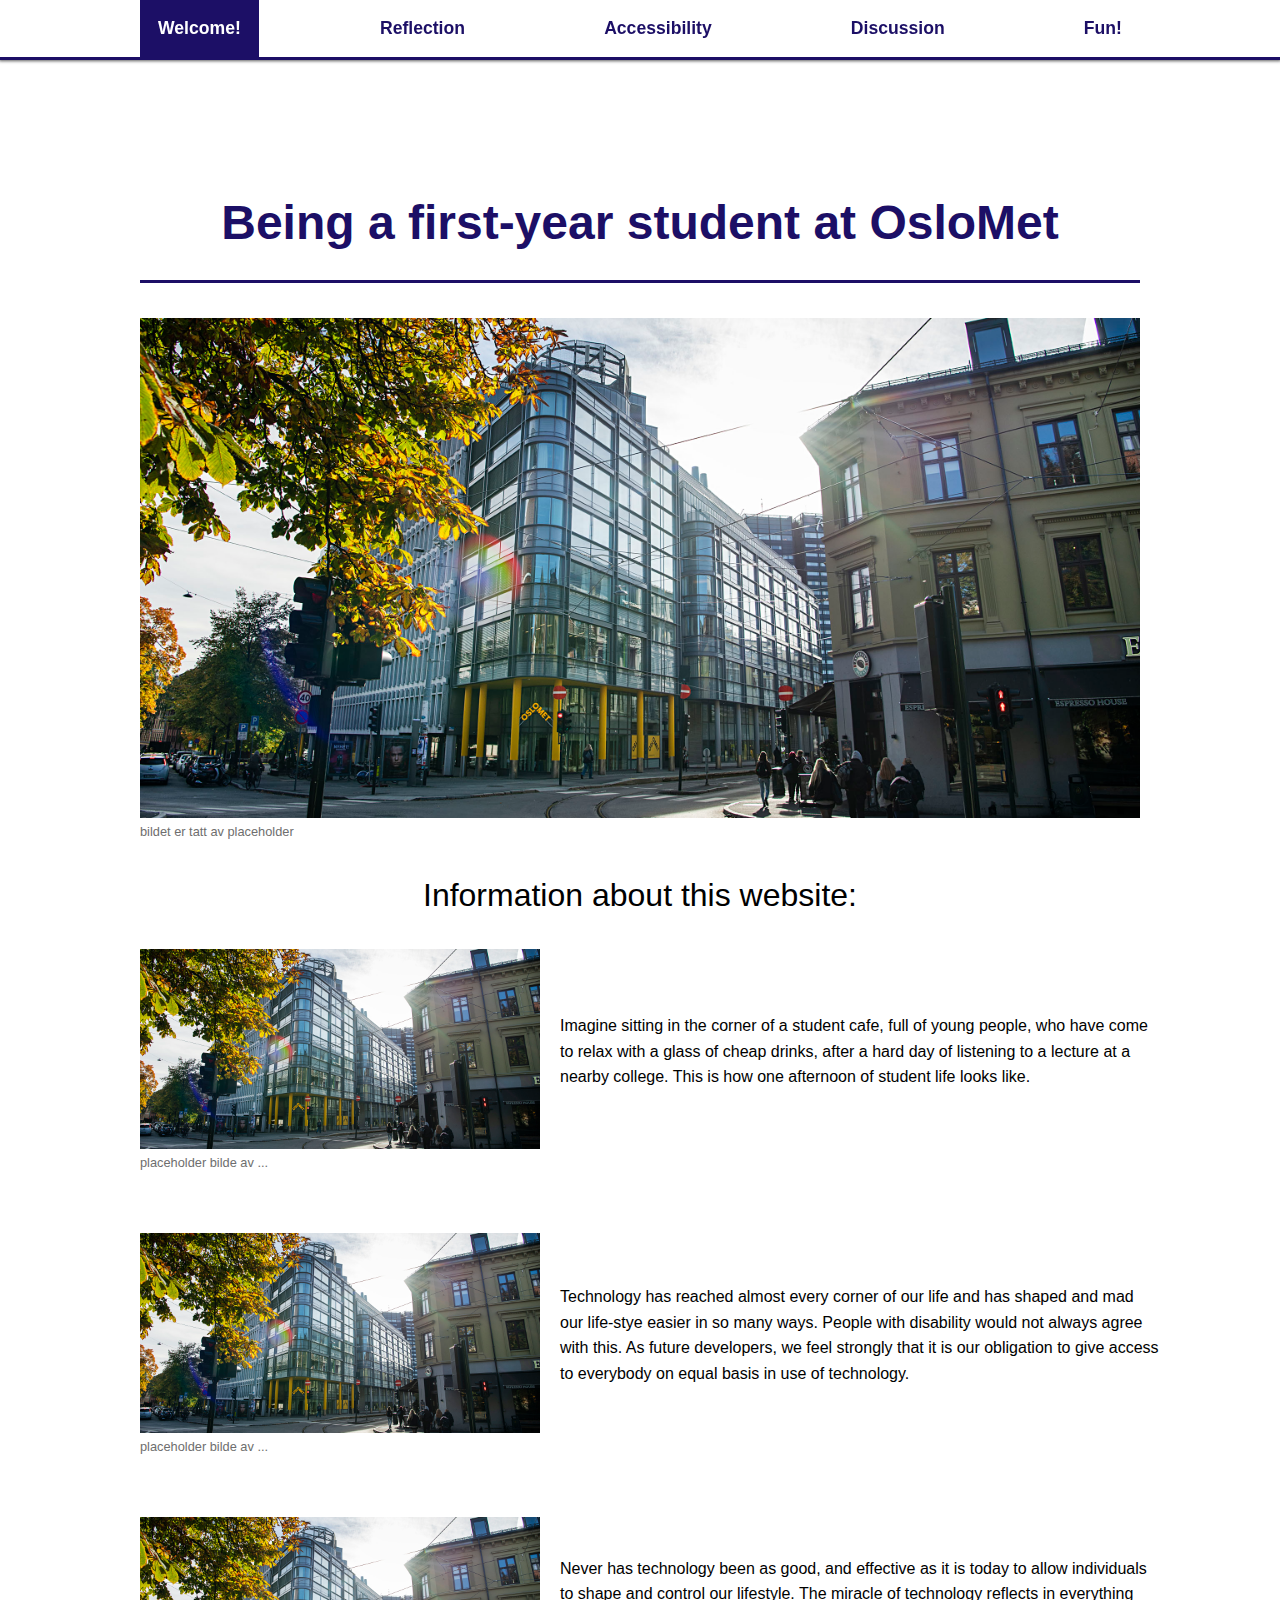
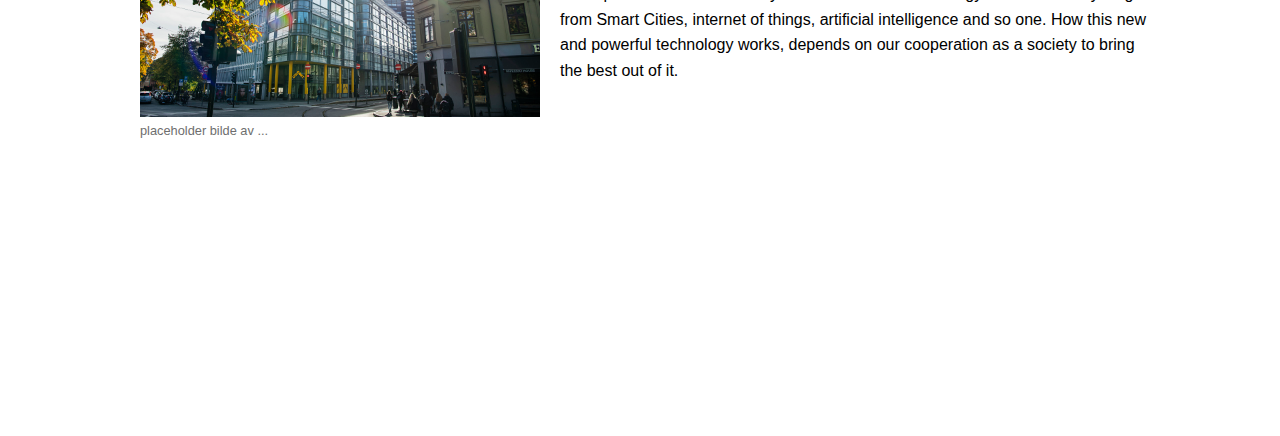
<file: index.html>
<!DOCTYPE html>
<html lang="en">
<head>
    <meta charset="UTF-8">
    <meta http-equiv="X-UA-Compatible" content="IE=edge">
    <meta name="viewport" content="width=device-width, initial-scale=1.0">
    <link rel="stylesheet" href="style.css">
    <script src="script.js"></script>
    <title>Exam - Welcome!</title>
</head>
<body>

    <a href="#main-content" id="skip-to-content" title="Button for screen readers that lets them skip to the main content">Skip to<br>content</a> <!-- lets screen readers skip the navbar -->

    <nav>
        <button id="navbar-burger-menu"> <!-- Button only displayed on smaller screen sizes -->
            <span>Menu</span>
            <img src="img/burgerMenuIcon.svg" alt="Drop down menu button icon">
        </button>
        <ul id="navbar-ul">
            <li><a href="index.html" class="active">Welcome!</a></li>
            <li><a href="reflection.html">Reflection</a></li>
            <li><a href="accessibility.html">Accessibility</a></li>
            <li><a href="discussion.html">Discussion</a></li>
            <li><a href="fun.html">Fun!</a></li>
        </ul>
    </nav>

    <section class="welcome" id="main-content">
        <h1>Being a first-year student at OsloMet</h1>
        <div class="image-and-text-div main-image">
            <img src="img/placeholder1.jpg" alt="placeholder picture" title="placeholder picture">
            <p>bildet er tatt av placeholder</p>
        </div>
        <h2>Information about this website:</h2>
        <div class="grid">
            <div class="image-and-text-div">
                <img src="img/placeholder1.jpg" alt="placeholder picture" title="placeholder picture">
                <p>placeholder bilde av ...</p>
            </div>
            <p>Imagine sitting in the corner of a student cafe, full of young people, who have come to relax with a glass of cheap drinks, after a hard day of listening to a lecture at a nearby college. This is how one afternoon of student life looks like.</p>
            <div class="image-and-text-div">
                <img src="img/placeholder1.jpg" alt="placeholder picture" title="placeholder picture">
                <p>placeholder bilde av ...</p>
            </div>
            <p>Technology has reached almost every corner of our life and has shaped and mad our life-stye easier in so many ways. People with disability would not always agree with this. As future developers, we feel strongly that it is our obligation to give access to everybody on equal basis in use of technology.</p>
            <div class="image-and-text-div">
                <img src="img/placeholder1.jpg" alt="placeholder picture" title="placeholder picture">
                <p>placeholder bilde av ...</p>
            </div>
            <p>Never has technology been as good, and effective as it is today to allow individuals to shape and control our lifestyle. The miracle of technology reflects in everything from Smart Cities, internet of things, artificial intelligence and so one. How this new and powerful technology works, depends on our cooperation as a society to bring the best out of it.</p>
        </div>
    </section>
</body>
</html>
</file>
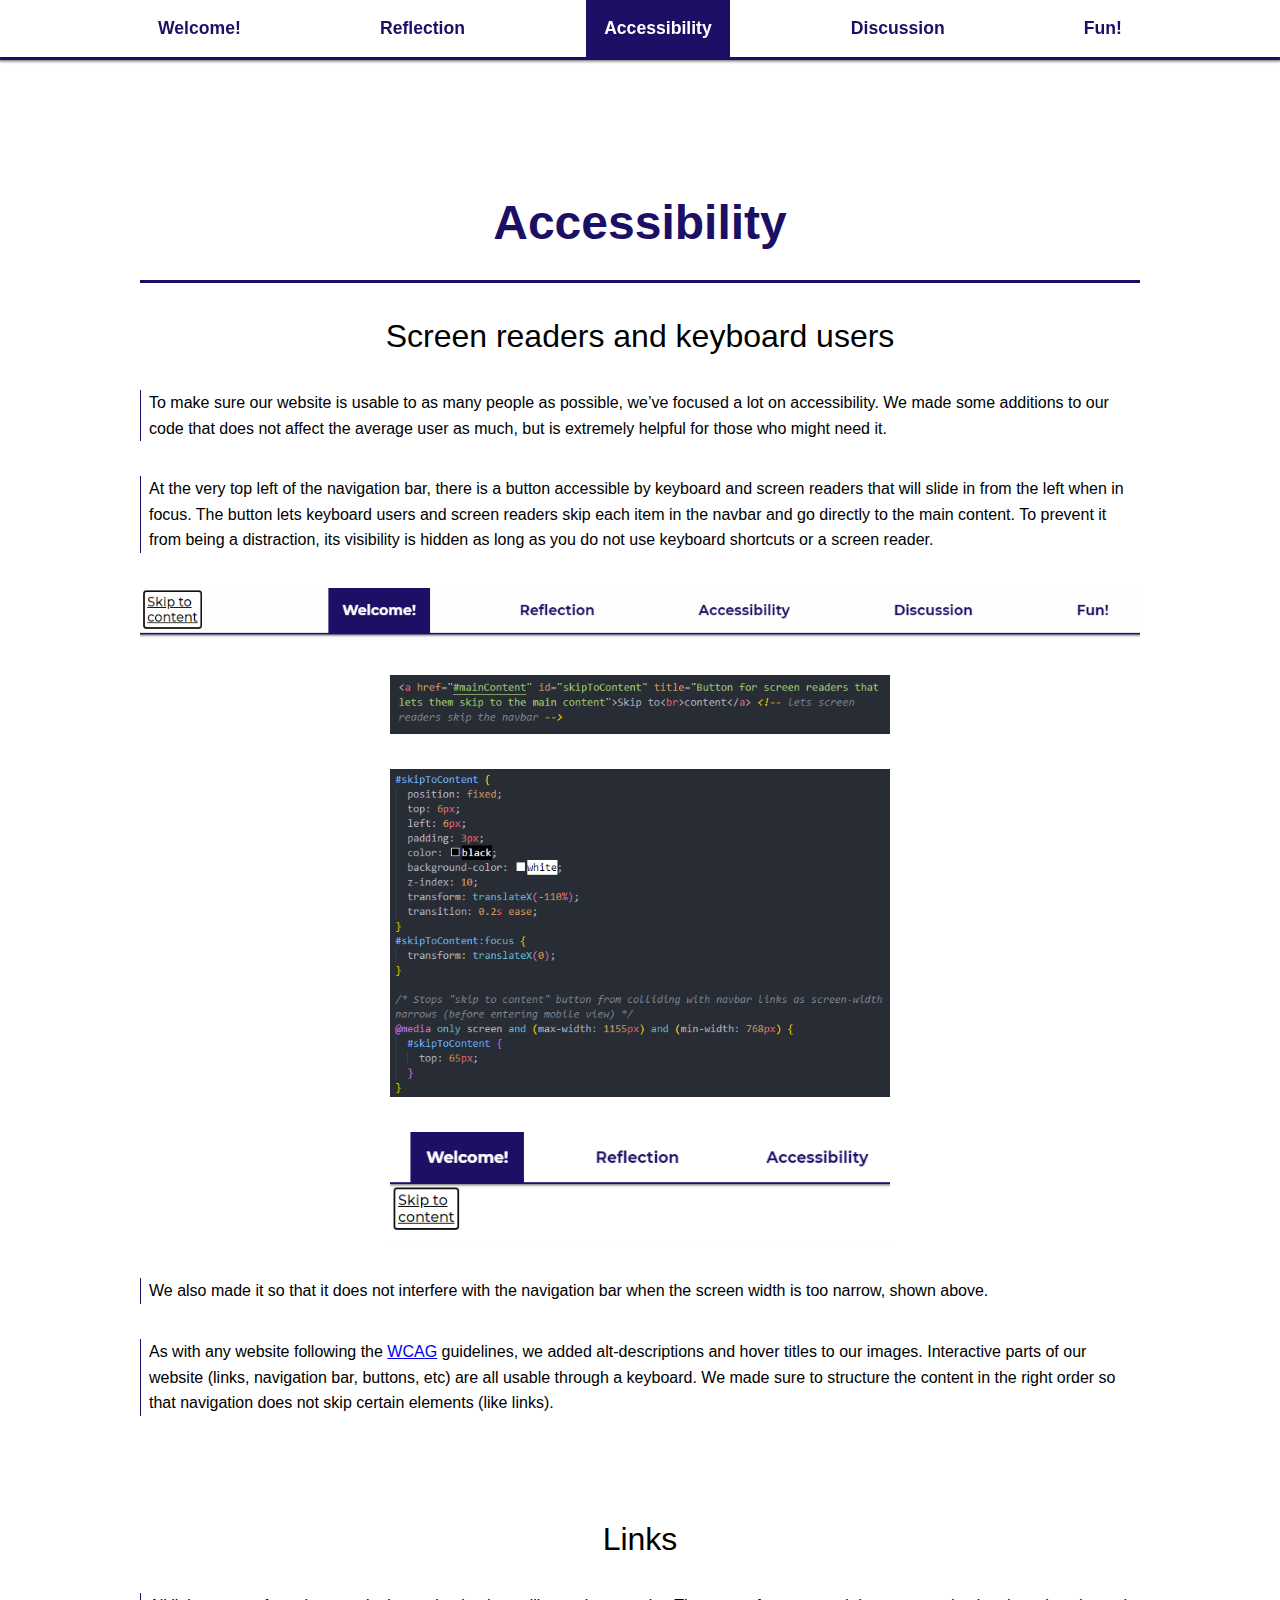
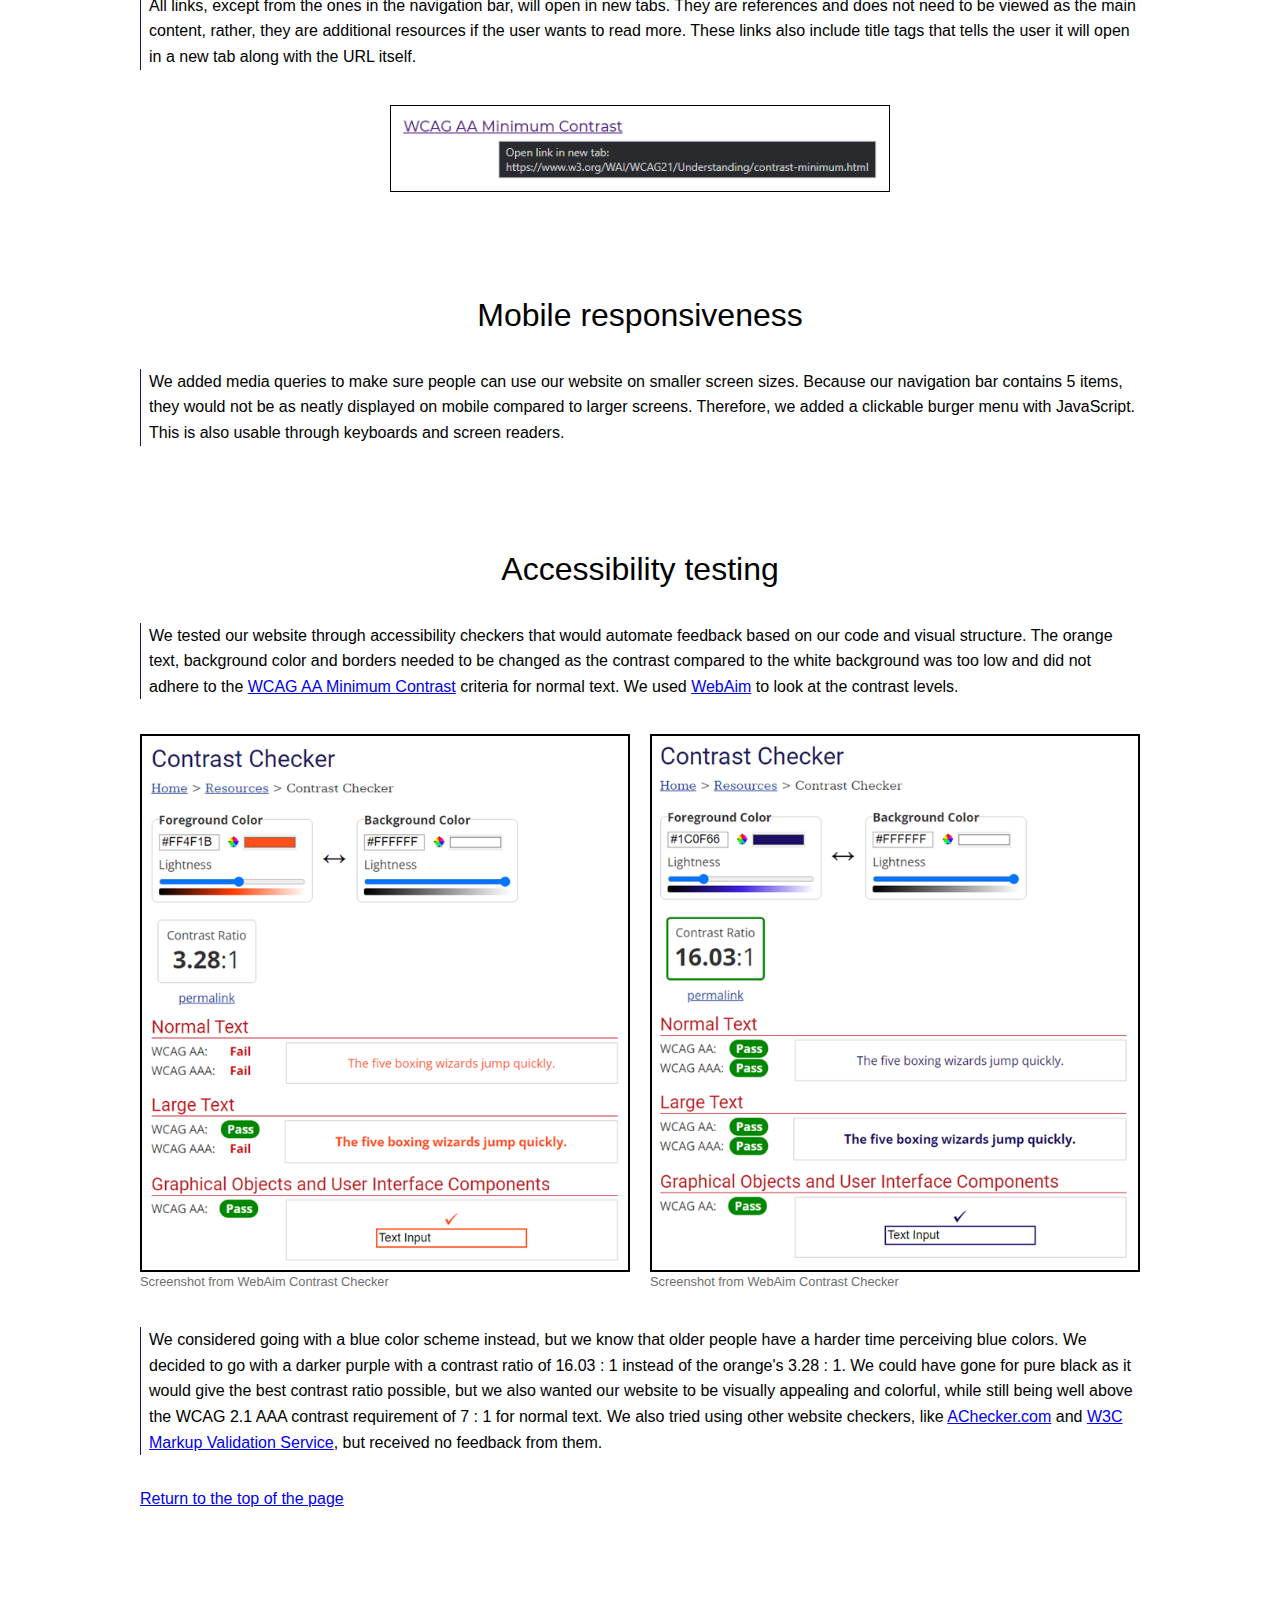
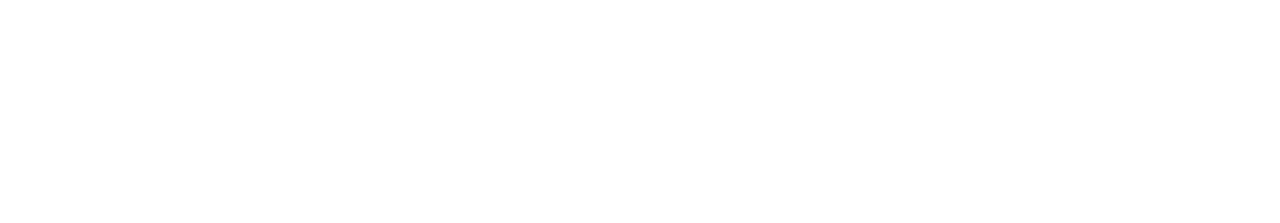
<file: accessibility.html>
<!DOCTYPE html>
<html lang="en">
<head>
    <meta charset="UTF-8">
    <meta http-equiv="X-UA-Compatible" content="IE=edge">
    <meta name="viewport" content="width=device-width, initial-scale=1.0">
    <link rel="stylesheet" href="style.css">
    <script src="script.js"></script>
    <link rel="shortcut icon" href="img/internetIcon.png" type="image/x-icon">
    <!-- Favicon by student group member -->
    <title>Exam - Accessibility</title>
</head>
<body>

    <a href="#main-content" id="skip-to-content" title="Button for screen readers that lets them skip to the main content">Skip to<br>content</a> <!-- lets screen readers skip the navbar -->

    <nav>
        <button id="navbar-burger-menu"> <!-- Button only displayed on smaller screen sizes -->
            <span>Menu</span>
            <img src="img/burgerMenuIcon.svg" alt="Drop-down menu icon">
            <!-- SVG from https://icons8.com/icons/set/burger-menu -->
        </button>
        <ul id="navbar-ul">
            <li><a href="index.html">Welcome!</a></li>
            <li><a href="reflection.html">Reflection</a></li>
            <li><a href="accessibility.html" class="active">Accessibility</a></li>
            <li><a href="discussion.html">Discussion</a></li>
            <li><a href="fun.html">Fun!</a></li>
        </ul>
    </nav>

    <!-- Except from the images under h2 "Accessibility testing", all other images (and one gif) are made by us and are from our own website or code.-->
    <section class="accessibility" id="main-content">
        <h1>Accessibility</h1>
        <h2 id="first-h2">Screen readers and keyboard users</h2>
        <p>To make sure our website is usable to as many people as possible, we’ve focused a lot on accessibility. We made some additions to our code that does not affect the average user as much, but is extremely helpful for those who might need it.</p>
        <p>At the very top left of the navigation bar, there is a button accessible by keyboard and screen readers that will slide in from the left when in focus. The button lets keyboard users and screen readers skip each item in the navbar and go directly to the main content. To prevent it from being a distraction, its visibility is hidden as long as you do not use keyboard shortcuts or a screen reader.</p>
        <img src="img/skipToContentGif.gif" alt="Gif showing the skip to content button." title="The skip to content button when a user navigates with a keyboard or screen reader">
        <img class="small-images" src="img/skipToContentHTML.PNG" alt="Picture of HTML code used to make the skip to content button" title="HTML code used to make the skip to content button">
        <img class="small-images" src="img/skipToContentCSS.PNG" alt="Picture of CSS code used to make the skip to content button." title="CSS code used to make the skip to content button">
        <img class="small-images" src="img/skipToContentOnSmallerScreens.png" alt="Picture showing the skip to content button placed under the navigation bar when there is too little space" title="The skip to content button is placed under the navigation bar when there is too little space">
        <p>We also made it so that it does not interfere with the navigation bar when the screen width is too narrow, shown above.</p>
        <p>As with any website following the <a href="https://www.w3.org/WAI/standards-guidelines/wcag/" target="_blank" title="Open link in new tab: &#13;https://www.w3.org/WAI/standards-guidelines/wcag/">WCAG</a> guidelines, we added alt-descriptions and hover titles to our images. Interactive parts of our website (links, navigation bar, buttons, etc) are all usable through a keyboard. We made sure to structure the content in the right order so that navigation does not skip certain elements (like links).</p>
        <h2>Links</h2>
        <p>All links, except from the ones in the navigation bar, will open in new tabs. They are references and does not need to be viewed as the main content, rather, they are additional resources if the user wants to read more. These links also include title tags that tells the user it will open in a new tab along with the URL itself.</p>
        <img class="small-images" id="link-example-image" src="img/linkTitleExample.PNG" alt="Picture showing link title" title="Example of title when hovering a link">
        <h2>Mobile responsiveness</h2>
        <p>We added media queries to make sure people can use our website on smaller screen sizes. Because our navigation bar contains 5 items, they would not be as neatly displayed on mobile compared to larger screens. Therefore, we added a clickable burger menu with JavaScript. This is also usable through keyboards and screen readers.</p>
        <h2>Accessibility testing</h2>
        <p>We tested our website through accessibility checkers that would automate feedback based on our code and visual structure. The orange text, background color and borders needed to be changed as the contrast compared to the white background was too low and did not adhere to the <a href="https://www.w3.org/WAI/WCAG21/Understanding/contrast-minimum.html" target="_blank" title="Open link in new tab: &#13;https://www.w3.org/WAI/WCAG21/Understanding/contrast-minimum.html">WCAG AA Minimum Contrast</a> criteria for normal text. We used <a href="https://webaim.org/resources/contrastchecker/" target="_blank" title="Open link in new tab: &#13;https://webaim.org/resources/contrastchecker/">WebAim</a> to look at the contrast levels.</p>
        <div class="color-contrast-div">
            <div class="image-and-text-div">
                <img class="small-images" src="img/colorContrastOrange.png" alt="Picture showing the color contrast on our previous orange color" title="The color contrast on our previous orange color">
                <!-- Screenshot from https://webaim.org/resources/contrastchecker/ -->
                <p>Screenshot from WebAim Contrast Checker</p>
            </div>
            <div class="image-and-text-div">
                <img class="small-images" src="img/colorContrastPurple.png" alt="Picture showing the color contrast on our previous orange color" title="The color contrast on our previous orange color">
                <!-- Screenshot from https://webaim.org/resources/contrastchecker/ -->
                <p>Screenshot from WebAim Contrast Checker</p>
            </div>
        </div>
        <p>We considered going with a blue color scheme instead, but we know that older people have a harder time perceiving blue colors. We decided to go with a darker purple with a contrast ratio of 16.03 : 1 instead of the orange's 3.28 : 1. We could have gone for pure black as it would give the best contrast ratio possible, but we also wanted our website to be visually appealing and colorful, while still being well above the WCAG 2.1 AAA contrast requirement of 7 : 1 for normal text. We also tried using other website checkers, like <a href="https://achecker.achecks.ca/checker/index.php" title="Open link in new tab: &#13;https://achecker.achecks.ca/checker/index.php">AChecker.com</a> and <a href="https://validator.w3.org/" title="Open link in new tab: &#13;https://validator.w3.org/">W3C Markup Validation Service</a>, but received no feedback from them.</p>
        <a href="#top">Return to the top of the page</a>
    </section>
</body>
</html>
</file>
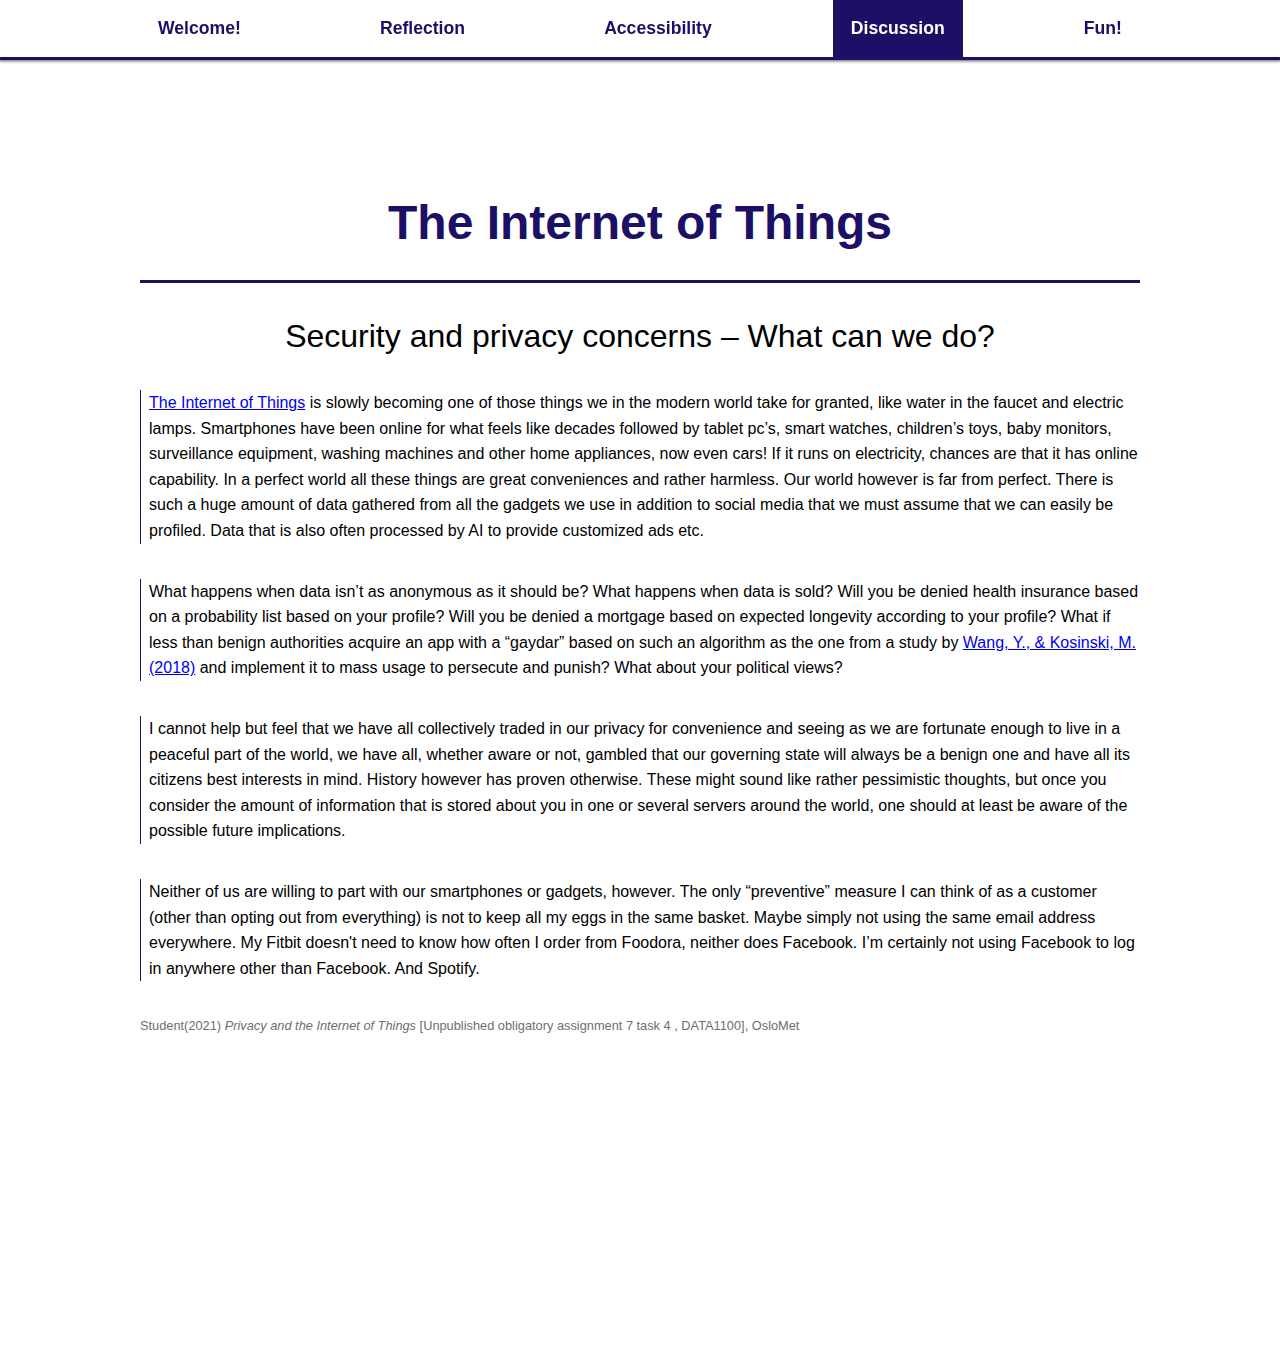
<file: discussion.html>
<!DOCTYPE html>
<html lang="en">
<head>
    <meta charset="UTF-8">
    <meta http-equiv="X-UA-Compatible" content="IE=edge">
    <meta name="viewport" content="width=device-width, initial-scale=1.0">
    <link rel="stylesheet" href="style.css">
    <script src="script.js"></script>
    <link rel="shortcut icon" href="img/internetIcon.png" type="image/x-icon">
    <!-- Favicon by student group member -->
    <title>Exam - Discussion</title>
</head>
<body>

    <a href="#main-content" id="skip-to-content" title="Button for screen readers that lets them skip to the main content">Skip to<br>content</a> <!-- lets screen readers skip the navbar -->

    <nav>
        <button id="navbar-burger-menu"> <!-- Button only displayed on smaller screen sizes -->
            <span>Menu</span>
            <img src="img/burgerMenuIcon.svg" alt="Drop-down menu icon">
            <!-- SVG from https://icons8.com/icons/set/burger-menu -->
        </button>
        <ul id="navbar-ul">
            <li><a href="index.html">Welcome!</a></li>
            <li><a href="reflection.html">Reflection</a></li>
            <li><a href="accessibility.html">Accessibility</a></li>
            <li><a href="discussion.html" class="active">Discussion</a></li>
            <li><a href="fun.html">Fun!</a></li>
        </ul>
    </nav>

    <section class="discussion" id="main-content">
        <h1>The Internet of Things</h1>
        <h2>Security and privacy concerns – What can we do?</h2>
        <p><a href="https://en.wikipedia.org/wiki/Internet_of_things" target="_blank" title="Open link in new tab: &#13;https://en.wikipedia.org/wiki/Internet_of_things">The Internet of Things</a> is slowly becoming one of those things we in the modern world take for granted, like water in the faucet and electric lamps. Smartphones have been online for what feels like decades followed by tablet pc’s, smart watches, children’s toys, baby monitors, surveillance equipment, washing machines and other home appliances, now even cars! If it runs on electricity, chances are that it has online capability. In a perfect world all these things are great conveniences and rather harmless. Our world however is far from perfect. There is such a huge amount of data gathered from all the gadgets we use in addition to social media that we must assume that we can easily be profiled. Data that is also often processed by AI to provide customized ads etc.</p>
        <p>What happens when data isn’t as anonymous as it should be? What happens when data is sold? Will you be denied health insurance based on a probability list based on your profile? Will you be denied a mortgage based on expected longevity according to your profile? What if less than benign authorities acquire an app with a “gaydar” based on such an algorithm as the one from a study by <a href="https://doi.org/10.1037/pspa0000098" target="_blank" title="Open link in new tab: &#13;https://doi.org/10.1037/pspa0000098">Wang, Y., & Kosinski, M. (2018)</a> and implement it to mass usage to persecute and punish? What about
        your political views?</p>
        <p>I cannot help but feel that we have all collectively traded in our privacy for convenience and seeing as we are fortunate enough to live in a peaceful part of the world, we have all, whether aware or not, gambled that our governing state will always be a benign one and have all its citizens best interests in mind. History however has proven otherwise. These might sound like rather pessimistic thoughts, but once you consider the amount of information that is stored about you in one or several servers around the world, one should at least be aware of the possible future implications.</p>
        <p>Neither of us are willing to part with our smartphones or gadgets, however. The only “preventive” measure I can think of as a customer (other than opting out from everything) is not to keep all my eggs in the same basket. Maybe simply not using the same email address everywhere. My Fitbit doesn't need to know how often I order from Foodora, neither does Facebook. I’m certainly not using Facebook to log in anywhere other than Facebook. And Spotify.</p>
        <p id="reference">Student(2021) <i>Privacy and the Internet of Things</i> [Unpublished obligatory assignment 7 task 4 , DATA1100], OsloMet</p>
    </section>
</body>
</html>
</file>
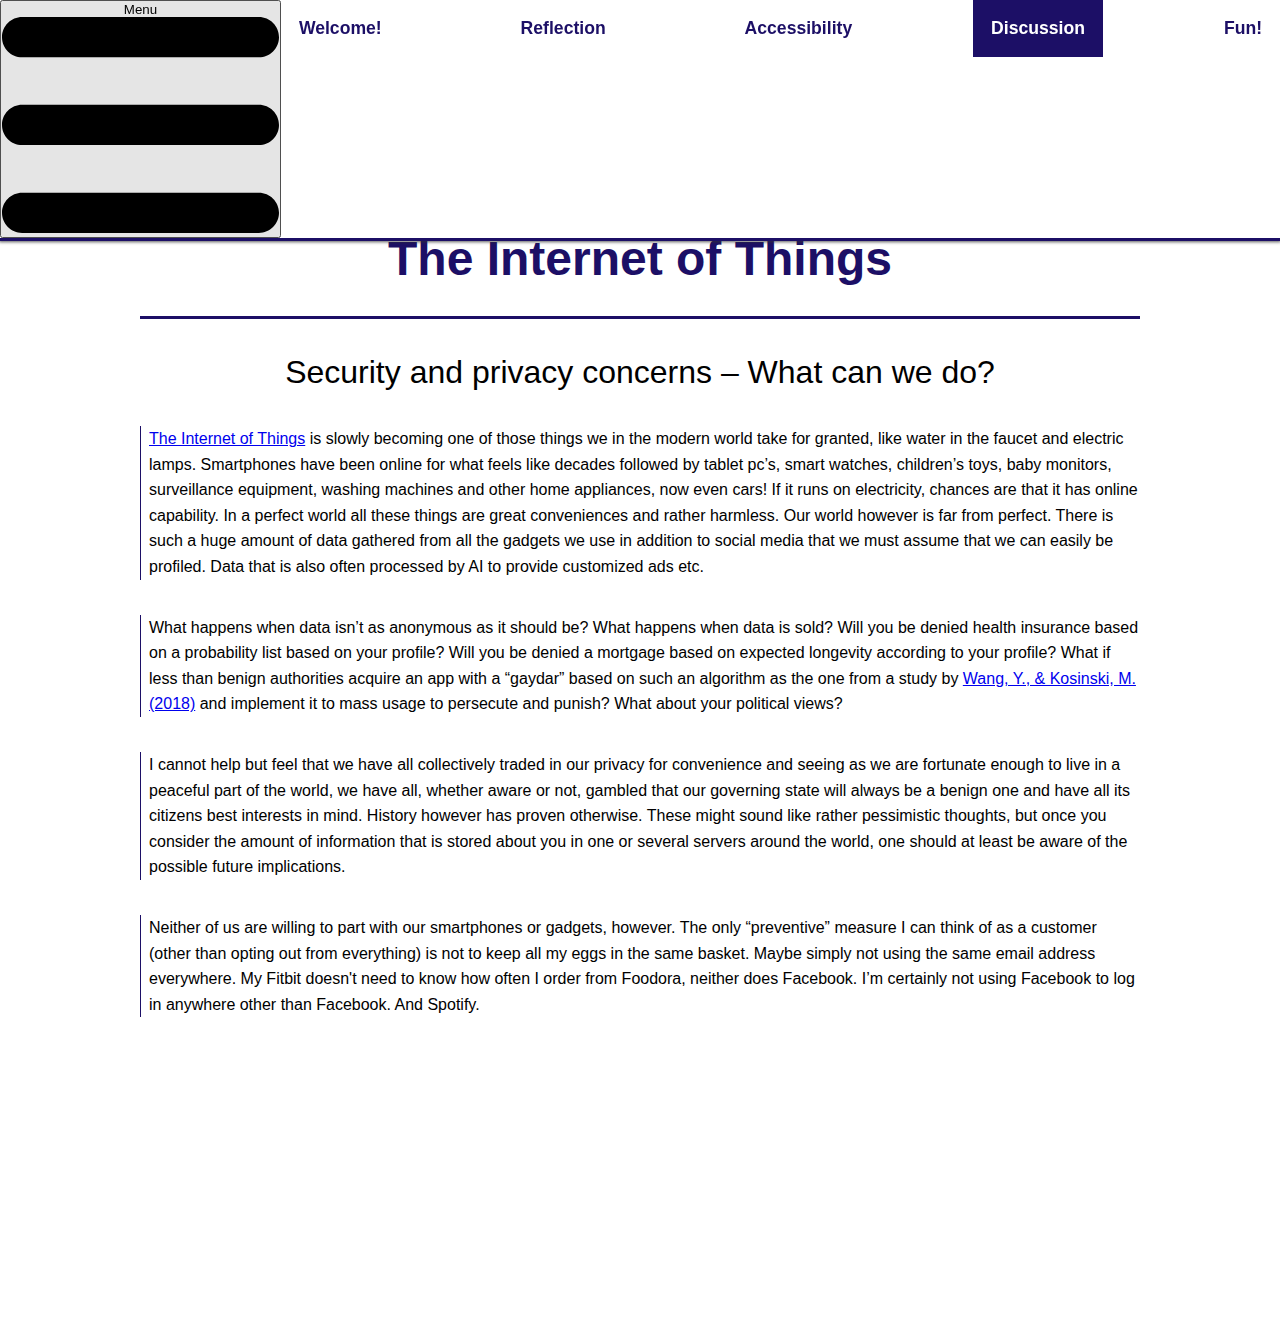
<file: discussion2.html>
<!DOCTYPE html>
<html lang="en">
<head>
    <meta charset="UTF-8">
    <meta http-equiv="X-UA-Compatible" content="IE=edge">
    <meta name="viewport" content="width=device-width, initial-scale=1.0">
    <link rel="stylesheet" href="style.css">
    <script src="script.js"></script>
    <title>Exam - Welcome!</title>
</head>
<body>

    <a href="#mainContent" id="skipToContent" title="Button for screen readers that lets them skip to the main content">Skip to<br>content</a> <!-- lets screen readers skip the navbar -->

    <nav>
        <button id="navbarBurgerMenu">
            <span>Menu</span>
            <img src="img/three-horizontal-lines.svg" alt="Drop down menu button image">
        </button>
        <ul id="navbarUl">
            <li><a href="index.html">Welcome!</a></li>
            <li><a href="reflection.html">Reflection</a></li>
            <li><a href="accessibility.html">Accessibility</a></li>
            <li><a href="discussion.html" class="active">Discussion</a></li>
            <li><a href="fun.html">Fun!</a></li>
        </ul>
    </nav>

    <section class="discussion" id="mainContent">
        <h1>The Internet of Things</h1>
        <h2>Security and privacy concerns – What can we do?</h2>
        <p><a href="https://en.wikipedia.org/wiki/Internet_of_things" target="_blank" title="Open link in new tab: &#13;https://en.wikipedia.org/wiki/Internet_of_things">The Internet of Things</a> is slowly becoming one of those things we in the modern world take for granted, like water in the faucet and electric lamps. Smartphones have been online for what feels like decades followed by tablet pc’s, smart watches, children’s toys, baby monitors, surveillance equipment, washing machines and other home appliances, now even cars! If it runs on electricity, chances are that it has online capability. In a perfect world all these things are great conveniences and rather harmless. Our world however is far from perfect. There is such a huge amount of data gathered from all the gadgets we use in addition to social media that we must assume that we can easily be profiled. Data that is also often processed by AI to provide customized ads etc.</p>
        <p>What happens when data isn’t as anonymous as it should be? What happens when data is sold? Will you be denied health insurance based on a probability list based on your profile? Will you be denied a mortgage based on expected longevity according to your profile? What if less than benign authorities acquire an app with a “gaydar” based on such an algorithm as the one from a study by <a href="https://doi.org/10.1037/pspa0000098" target="_blank" title="Open link in new tab: &#13;https://doi.org/10.1037/pspa0000098">Wang, Y., & Kosinski, M. (2018)</a> and implement it to mass usage to persecute and punish? What about
        your political views?</p>
        <p>I cannot help but feel that we have all collectively traded in our privacy for convenience and seeing as we are fortunate enough to live in a peaceful part of the world, we have all, whether aware or not, gambled that our governing state will always be a benign one and have all its citizens best interests in mind. History however has proven otherwise. These might sound like rather pessimistic thoughts, but once you consider the amount of information that is stored about you in one or several servers around the world, one should at least be aware of the possible future implications.</p>
        <p>Neither of us are willing to part with our smartphones or gadgets, however. The only “preventive” measure I can think of as a customer (other than opting out from everything) is not to keep all my eggs in the same basket. Maybe simply not using the same email address everywhere. My Fitbit doesn't need to know how often I order from Foodora, neither does Facebook. I’m certainly not using Facebook to log in anywhere other than Facebook. And Spotify.</p>
    </section>
</body>
</html>
</file>
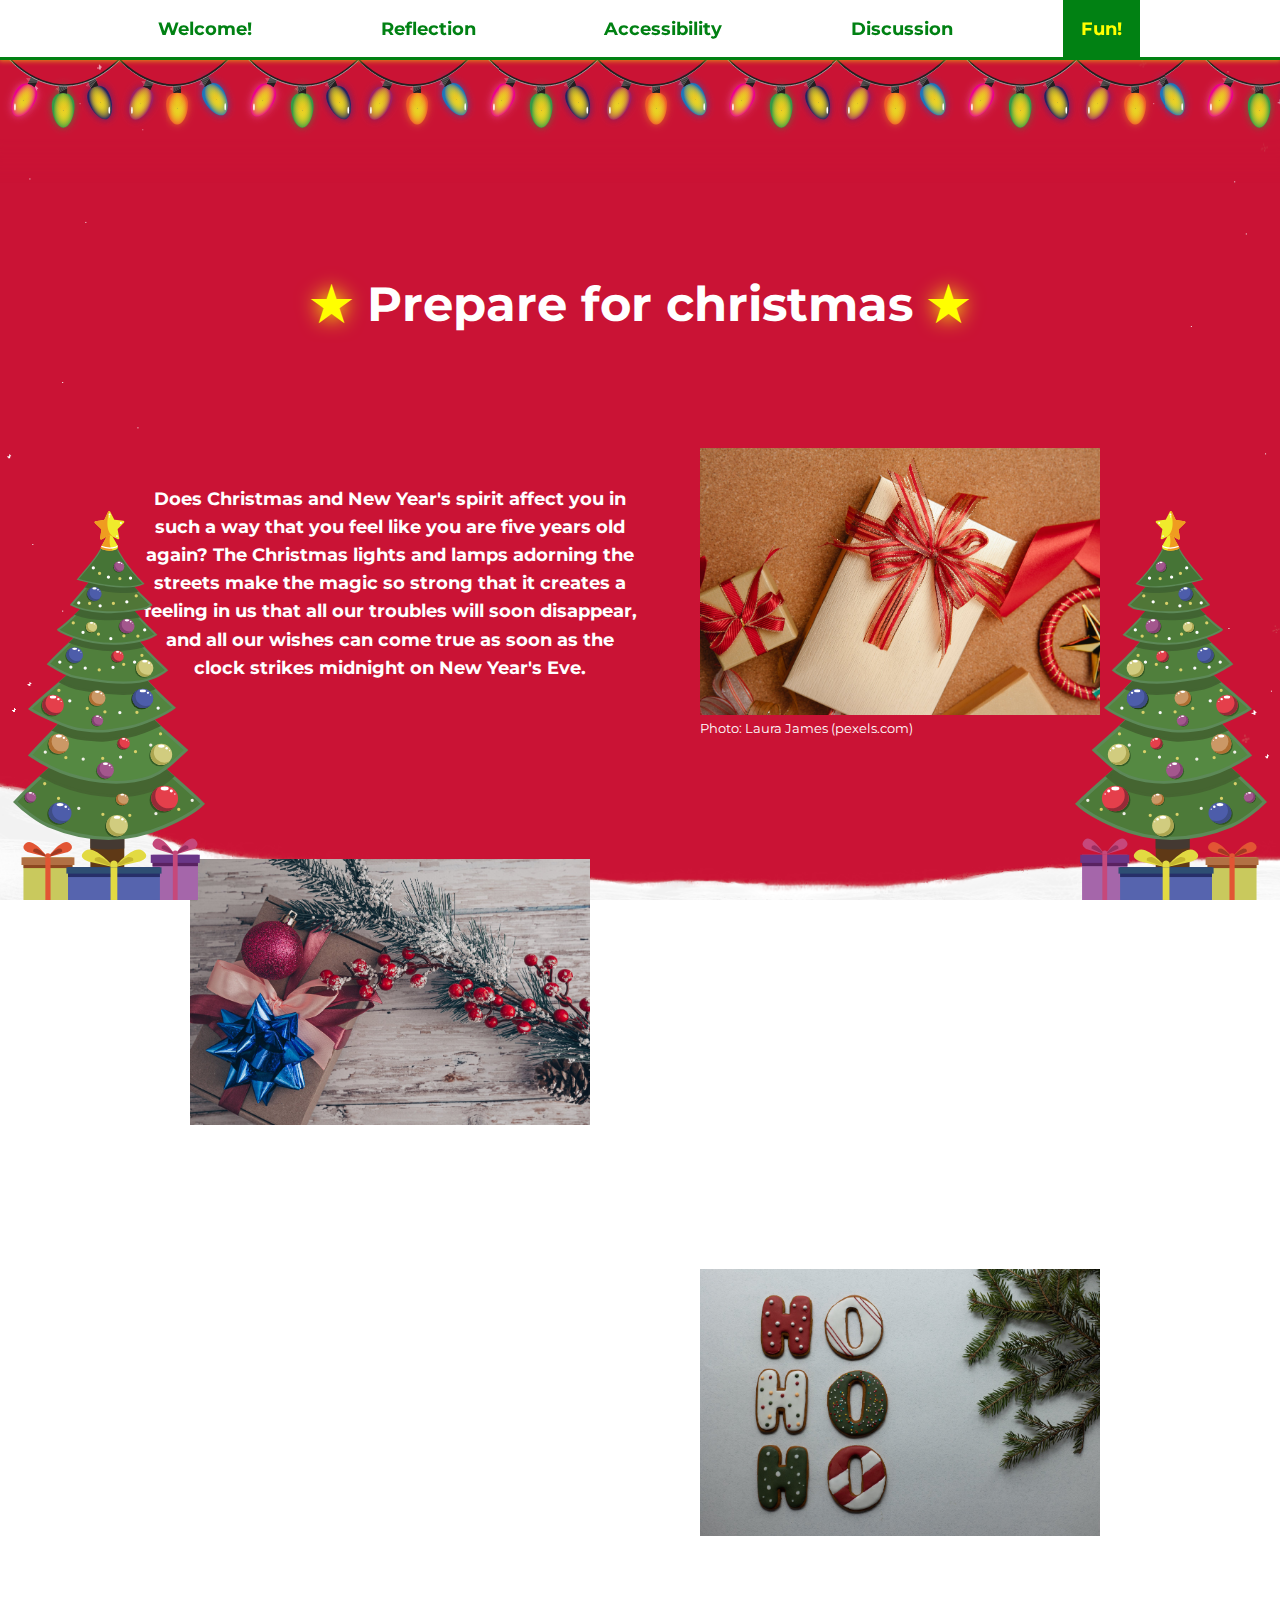
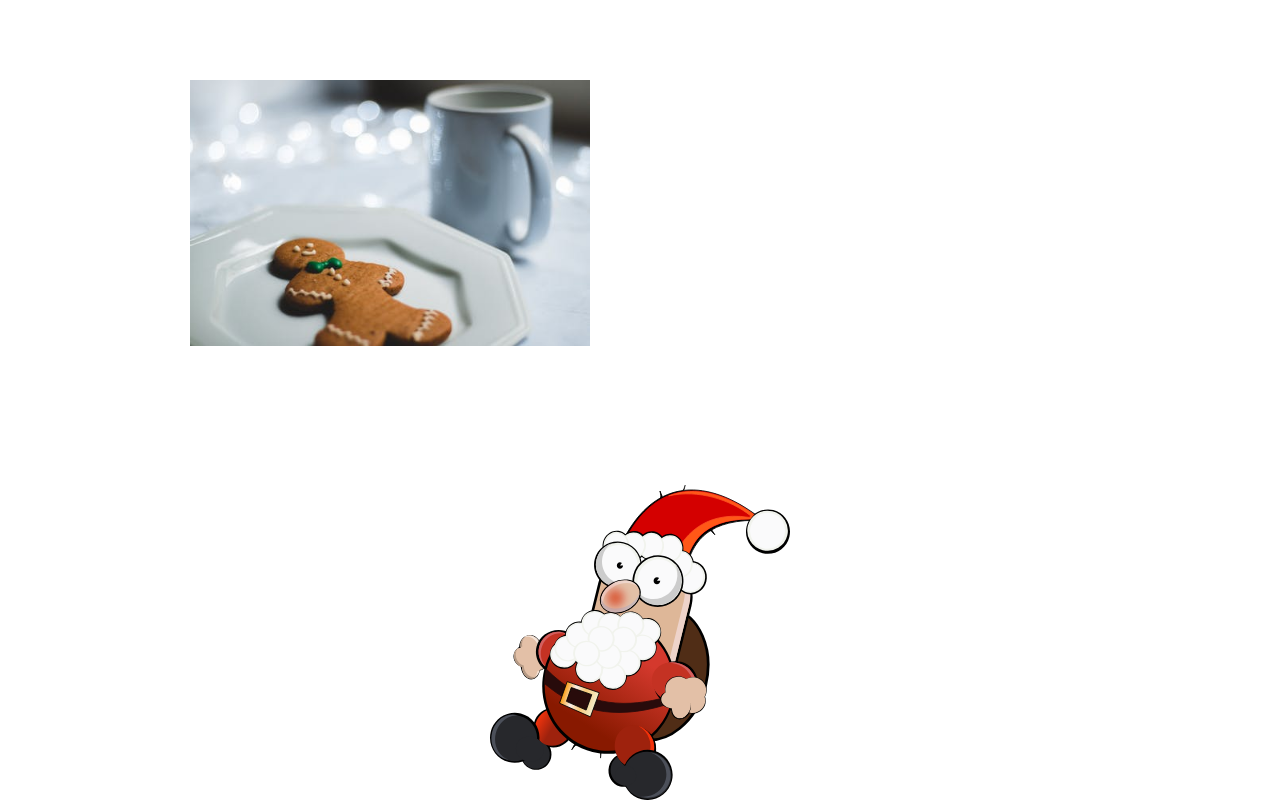
<file: fun.html>
<!DOCTYPE html>
<html lang="en">
<head>
    <meta charset="UTF-8">
    <meta http-equiv="X-UA-Compatible" content="IE=edge">
    <meta name="viewport" content="width=device-width, initial-scale=1.0">
    <link rel="stylesheet" href="style.css">
    <script src="script.js"></script>
    <link rel="shortcut icon" href="img/christmasStar.png" type="image/x-icon">
    <!-- Favicon from https://icons8.com/icons/set/star-yellow -->
    <title>Exam - Fun!</title>
</head>
<body class="fun">

    <a href="#main-content" id="skip-to-content" title="Button for screen readers that lets them skip to the main content">Skip to<br>content</a> <!-- lets screen readers skip the navbar -->

    <nav>
        <button id="navbar-burger-menu"> <!-- Button only displayed on smaller screen sizes -->
            <span>Menu</span>
            <img src="img/burgerMenuIcon.svg" alt="Drop-down menu icon">
            <!-- SVG from https://icons8.com/icons/set/burger-menu -->
        </button>
        <ul id="navbar-ul">
            <li><a href="index.html">Welcome!</a></li>
            <li><a href="reflection.html">Reflection</a></li>
            <li><a href="accessibility.html">Accessibility</a></li>
            <li><a href="discussion.html">Discussion</a></li>
            <li><a href="fun.html" class="active">Fun!</a></li>
        </ul>
    </nav>

    <!-- The three images below does not provide important information and are purely decorative. They would only add clutter to screen readers if they were given alt tags. See https://www.w3.org/WAI/tutorials/images/decorative/ for more information about decorative images.
    The three images are made by us-->
    <div class="top-lights"></div> <!-- top-lights div is given a background image in CSS -->
    <img class="trees" id="tree-1" src="img/decorationTree.svg" alt="">
    <img class="trees" id="tree-2" src="img/decorationTree.svg" alt="">
    

    <section id="main-content">
        <h1><span id="display-none-mobile">&#9733;</span> Prepare for christmas <span>&#9733;</span></h1>
        <div class="grid">
            <p>Does Christmas and New Year's spirit affect you in such a way that you feel like you are five years old again? The Christmas lights and lamps adorning the streets make the magic so strong that it creates a feeling in us that all our troubles will soon disappear, and all our wishes can come true as soon as the clock strikes midnight on New Year's Eve.</p>
            <div class="image-and-text-div remove-images-mobile">
                <img src="img/christmasGift1.jpeg" alt="Picture of gifts with red ribbons" title="Christmas gifts">
                <!-- Image from https://www.pexels.com/photo/christmas-gift-boxes-with-presents-on-table-6102144/ -->
                <p>Photo: Laura James (pexels.com)</p>
            </div>
            <div class="image-and-text-div">
                <img src="img/christmasGift2.jpeg" alt="Picture of a christmas gift on a wooden table" title="Christmas gift">                
                <!-- Image from https://www.pexels.com/photo/xmas-gift-box-with-bauble-and-fir-tree-branch-on-wooden-table-6160285/ -->
                <p>Photo: Victoria Emerson (pexels.com)</p>
            </div>
            <p>Christmas eve maintains a tradition with care and love that can be felt with all the senses. The food of yesteryear that had a special taste, a taste that has been preserved to this day, brings out family moments that we've experienced that are never to be forgotten.</p>
            <p>A winter treat that hints that the holidays have arrived are gingerbread. Extremely tasty, crunchy, light as snowflakes, and just juicy! They are also made quickly, and if you keep them in a vacuum box, they can stand for a long time, without losing their quality and taste, on the contrary, they become tastier and juicier every day.</p>
            <div class="image-and-text-div remove-images-mobile">
                <img src="img/christmasGingerbread1.jpeg" alt="Picture of gingerbread's spelling ho ho ho" title="Gingerbread's spelling &quot;ho ho ho&quot;">
                <!-- Image from https://www.pexels.com/photo/traditional-christmas-gingerbread-letters-arranged-with-fir-twig-on-white-surface-5708887/ -->
                <p>Photo: Andrea Montsera (pexels.com)</p>
            </div>
            <div class="image-and-text-div">
                <img src="img/christmasGingerbread2.jpeg" alt="Picture of a gingerbread on a white plate" title="Gingerbread">               
                <!-- Image from https://www.pexels.com/photo/gingerbread-cookie-1824760/ -->
                <p>Photo: Ana Rocha (pexels.com)</p>
            </div>
            <p>These are the cookies that are kept next to the chimney to be served to Santa Claus when he comes tired from a long trip, just for you, to leave you presents, of course when you were a child. And now you have become an adult and realized that you are free to eat all the cookies yourself without feeling guilty. And that you are you're own Santa Claus, anyways.</p>
        </div>
        <img class="santa" src="img/santaClaus.svg" alt="" title="Image by OpenClipart-Vectors from pixabay.com"> <!-- Image from https://pixabay.com/vectors/santa-claus-st-nicholas-x-mas-153309/ -->
    </section>
</body>
</html>
</file>
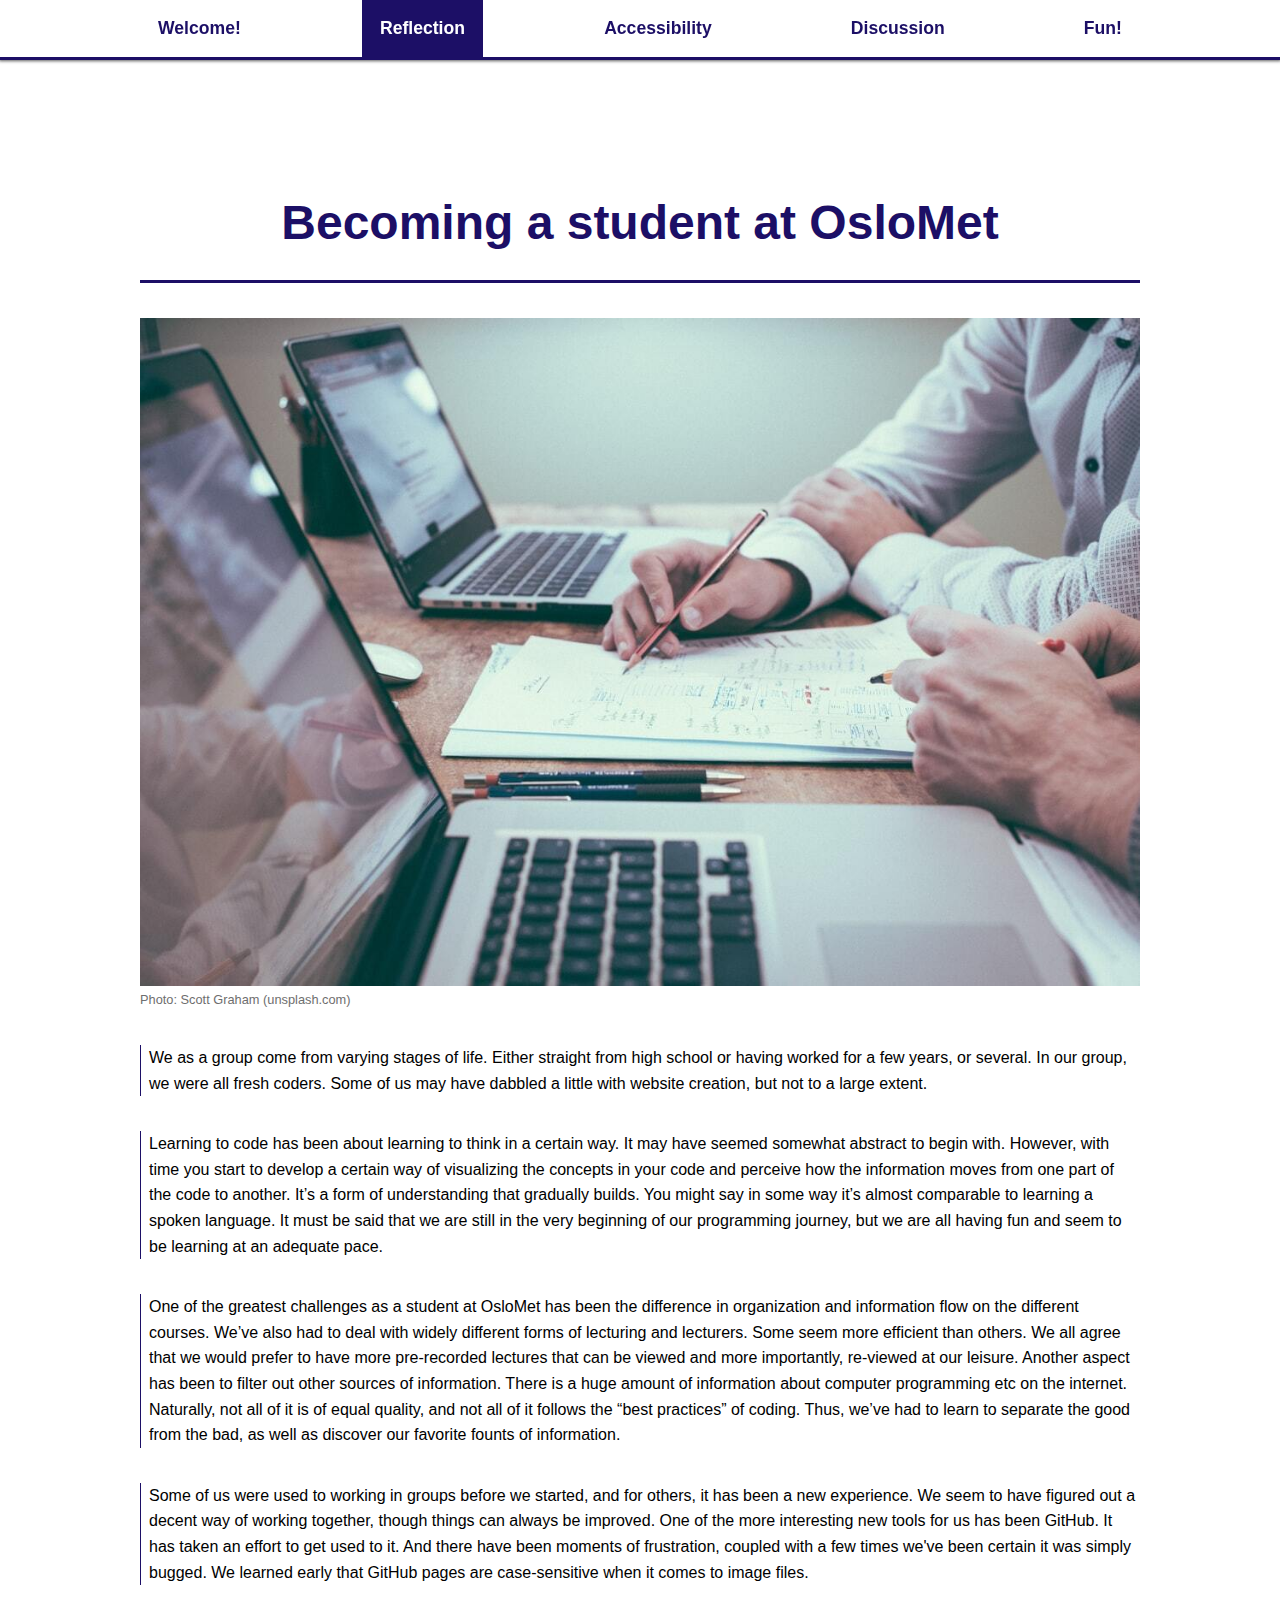
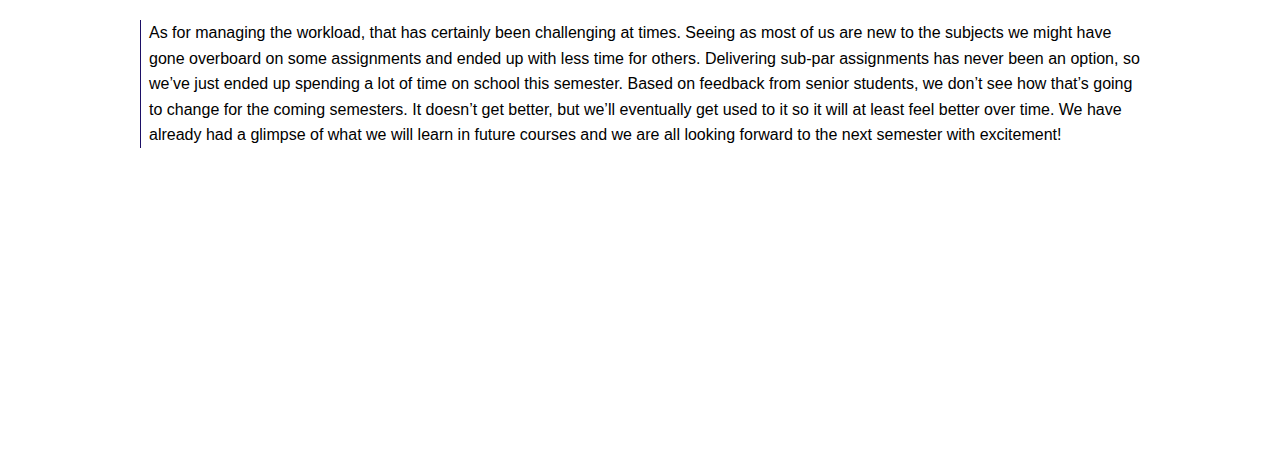
<file: reflection.html>
<!DOCTYPE html>
<html lang="en">
<head>
    <meta charset="UTF-8">
    <meta http-equiv="X-UA-Compatible" content="IE=edge">
    <meta name="viewport" content="width=device-width, initial-scale=1.0">
    <link rel="stylesheet" href="style.css">
    <script src="script.js"></script>
    <link rel="shortcut icon" href="img/internetIcon.png" type="image/x-icon">
    <!-- Favicon by student group member -->
    <title>Exam - Reflection</title>
</head>
<body>

    <a href="#main-content" id="skip-to-content" title="Button for screen readers that lets them skip to the main content">Skip to<br>content</a> <!-- lets screen readers skip the navbar -->

    <nav>
        <button id="navbar-burger-menu"> <!-- Button only displayed on smaller screen sizes -->
            <span>Menu</span>
            <img src="img/burgerMenuIcon.svg" alt="Drop-down menu icon">
            <!-- SVG from https://icons8.com/icons/set/burger-menu -->
        </button>
        <ul id="navbar-ul">
            <li><a href="index.html">Welcome!</a></li>
            <li><a href="reflection.html" class="active">Reflection</a></li>
            <li><a href="accessibility.html">Accessibility</a></li>
            <li><a href="discussion.html">Discussion</a></li>
            <li><a href="fun.html">Fun!</a></li>
        </ul>
    </nav>

    <section class="reflection" id="main-content">
        <h1>Becoming a student at OsloMet</h1>
        <div class="image-and-text-div">
          <img src="img/studentsWorkingTogether.jpg" alt="Image of students working together on paper and computers" title="Students working together on paper and computers">
          <!-- Image from https://unsplash.com/photos/5fNmWej4tAA -->
          <p>Photo: Scott Graham (unsplash.com)</p>
        </div>
        <p>We as a group come from varying stages of life. Either straight from high school or having worked for a few years, or several. In our group, we were all fresh coders. Some of us may have dabbled a little with website creation, but not to a large extent.</p>
        <p>Learning to code has been about learning to think in a certain way. It may have seemed somewhat abstract to begin with. However, with time you start to develop a certain way of visualizing the concepts in your code and perceive how the information moves from one part of the code to another. It’s a form of understanding that gradually builds. You might say in some way it’s almost comparable to learning a spoken language. It must be said that we are still in the very beginning of our programming journey, but we are all having fun and seem to be learning at an adequate pace.</p>
        <p>One of the greatest challenges as a student at OsloMet has been the difference in organization and information flow on the different courses. We’ve also had to deal with widely different forms of lecturing and lecturers. Some seem more efficient than others. We all agree that we would prefer to have more pre-recorded lectures that can be viewed and more importantly, re-viewed at our leisure. Another aspect has been to filter out other sources of information. There is a huge amount of information about computer programming etc on the internet. Naturally, not all of it is of equal quality, and not all of it follows the “best practices” of coding. Thus, we’ve had to learn to separate the good from the bad, as well as discover our favorite founts of information.</p>
        <p>Some of us were used to working in groups before we started, and for others, it has been a new experience. We seem to have figured out a decent way of working together, though things can always be improved. One of the more interesting new tools for us has been GitHub. It has taken an effort to get used to it. And there have been moments of frustration, coupled with a few times we've been certain it was simply bugged. We learned early that GitHub pages are case-sensitive when it comes to image files.</p>
        <p>As for managing the workload, that has certainly been challenging at times. Seeing as most of us are new to the subjects we might have gone overboard on some assignments and ended up with less time for others. Delivering sub-par assignments has never been an option, so we’ve just ended up spending a lot of time on school this semester. Based on feedback from senior students, we don’t see how that’s going to change for the coming semesters. It doesn’t get better, but we’ll eventually get used to it so it will at least feel better over time. We have already had a glimpse of what we will learn in future courses and we are all looking forward to the next semester with excitement!</p>
    </section>
</body>
</html>
</file>
<file: style.css>
@import url("https://fonts.googleapis.com/css2?family=Montserrat:ital,wght@0,100;0,200;0,300;0,400;0,500;0,600;0,700;0,800;0,900;1,100;1,200;1,300;1,400;1,500;1,600;1,700;1,800;1,900&display=swap"); /* font for Fun! page */

* {
  /* applies default font styling */
  font-family: sans-serif;
  font-weight: 500;

  /* resets default display properties applied by browsers */
  margin: 0;
  padding: 0;
  box-sizing: border-box;
}

body {
  /* places all content below the navbar to not interfere */
  margin-top: 60px;
}

/*  LIST OF SECTIONS:
-Skip to content button
-Navigation bar
-Default section, text and image attributes
-Welcome!________(index.html)
-Reflection______(reflection.html)
-Accessibility___(accessibility.html)
-Discussion______(discussion.html)
-Fun!____________(fun.html)
-Media queries  */

/* --------------------
Skip to content button (below)
-------------------- */
#skip-to-content {
  position: fixed;
  top: 6px;
  left: 6px;
  padding: 3px;
  color: black;
  background-color: white;
  transform: translateX(-110%);
  transition: 0.2s ease;
  z-index: 10;
}
#skip-to-content:focus {
  transform: translateX(0);
}

/* Stops "skip to content" button from colliding with navbar links as screen-width narrows (before entering mobile view) */
@media only screen and (max-width: 1155px) and (min-width: 768px) {
  #skip-to-content {
    top: 65px;
  }
}

/* --------------------
Skip to content button (above)
-------------------- */

/* --------------------
Navigation bar (below)
-------------------- */
nav {
  width: 100%;
  display: flex;
  justify-content: center;
  position: fixed;
  top: 0;
  background: white;
  border-bottom: rgb(28, 15, 102) solid 3px;
  box-shadow: rgba(50, 50, 50, 0.8) 0 0 3px 1px;
  z-index: 9;
}
nav ul {
  width: 95%;
  max-width: 1000px;
  display: flex;
  justify-content: space-between;
}
nav li {
  list-style: none;
}
nav a {
  display: block;
  font-size: 1.1rem;
  font-weight: 700;
  text-decoration: none;
  color: rgb(28, 15, 102);
  padding: 18px;
  transition: 0.2s ease;
}
nav a:hover,
nav a:focus,
nav a.active {
  color: white;
  background-color: rgb(28, 15, 102);
}
nav a:hover,
nav a:focus {
  text-decoration: underline; /* the underline makes it easier to distinguish between the active page and the link that is being hovered or focused */
}
#navbar-burger-menu {
  /* Button only displayed on smaller screen sizes */
  display: none;
}
/* --------------------
Navigation bar (above)
-------------------- */

/* --------------------
Default section, text and image attributes (below)
-------------------- */
section {
  width: 95%;
  max-width: 1000px;
  padding: 15vh 0 35vh 0;
  margin: auto;
  display: flex;
  flex-direction: column;
  gap: 35px;
}
h1 {
  font-size: 3rem;
  font-weight: 700;
  text-align: center;
  color: rgb(28, 15, 102);
  border-bottom: rgb(28, 15, 102) solid 3px;
  padding-bottom: 30px;
}
h2 {
  font-size: 2rem;
  text-align: center;
}
p {
  line-height: 1.6em;
  padding-left: 8px;
  border-left: rgb(28, 15, 102) solid 1px;
}
img {
  width: 100%;
}
.image-and-text-div p {
  padding: 0;
  border: none;
  color: rgb(110, 110, 110);
  font-size: 0.8rem;
  position: relative;
}
.grid .image-and-text-div p {
  position: absolute; /* stops paragraph from taking up additional space and repositioning the images inside grids */
}
/* --------------------
Default section, text and image attributes (above)
-------------------- */

/* --------------------
Welcome! page (below)
-------------------- */
.welcome #main-image {
  margin-bottom: 40px;
}
.welcome .grid {
  display: grid;
  grid-template-columns: 40% 60%;
  column-gap: 20px;
  row-gap: 80px;
}
.welcome .grid img {
  margin: auto;
}
.welcome .grid p {
  padding: 0;
  border: none;
  margin: auto;
}
/* --------------------
Welcome! page (above)
-------------------- */

/* --------------------
Reflection page (below)
-------------------- */

/* No necessary changes to Reflection page */

/* --------------------
Reflection page (above)
-------------------- */

/* --------------------
Accessibility page (below)
-------------------- */
.accessibility h2 {
  padding-top: 70px;
}
#first-h2 {
  padding-top: 0;
}
#link-example-image {
  /* Added border to make it clear that this is not a real link, but an example image */
  padding: 10px;
  border: black solid 1px;
}
.accessibility .small-images {
  width: 100%;
  max-width: 500px;
  margin: 0 auto;
  display: block;
}
.accessibility .color-contrast-div {
  width: 100%;
  display: flex;
  justify-content: space-between;
}
.accessibility .color-contrast-div img {
  padding: 5px;
  margin: 0 auto;
  border: black solid 2px;
}
.accessibility .image-and-text-div {
  width: 49%;
  margin: 0;
}
/* --------------------
Accessibility page (above)
-------------------- */

/* --------------------
Discussion page (below)
-------------------- */
.discussion #reference {
  padding: 0;
  border: none;
  color: rgb(110, 110, 110);
  font-size: 0.8rem;
}
/* --------------------
Discussion page (above)
-------------------- */

/* --------------------
Fun! page (below)
-------------------- */
.fun * {
  font-family: Montserrat, sans-serif;
  font-weight: 700;
}
.fun {
  /* This background image is purely decorative and does not need alt or title tags according to https://www.w3.org/WAI/tutorials/images/decorative/ because they would only add clutter to screen readers. */
  background-image: url(img/funBackground.png); /* Image made by student group member */
  background-repeat: no-repeat;
  background-attachment: fixed;
  background-size: cover;
  background-position: center;
}
.fun nav {
  border-bottom: rgb(1, 129, 19) solid 3px;
  box-shadow: rgba(255, 255, 0, 0.5) 0 0 5px 1px;
}
.fun nav a {
  color: rgb(1, 129, 19);
}
.fun a:hover,
.fun a:focus,
.fun a.active {
  color: yellow;
  background-color: rgb(1, 129, 19);
}
.fun section {
  padding-bottom: 0;
}
.fun h1 {
  color: rgb(255, 255, 255);
  padding: 0;
  border: none;
  margin: 80px 0;
}
.fun h1 span {
  /* star symbols */
  color: yellow;
  text-shadow: yellow 0 0 20px;
}
.fun p {
  padding: 0;
  border: none;
  margin: auto;
  font-size: 1.1rem;
  text-align: center;
  color: white;
}
.fun .grid {
  display: grid;
  grid-template-columns: 50% 50%;
  column-gap: 10px;
  row-gap: 140px;
}
.fun .grid .image-and-text-div {
  width: 100%;
  max-width: 400px;
  margin: auto;
}
.fun .grid .image-and-text-div p {
  font-size: 0.8rem;
  font-weight: 400;
}

/* Decoration images */
.fun .top-lights {
  background-image: url(img/decorationLights.svg);
  background-color: rgba(202, 19, 53, 0.4);
  box-shadow: rgba(202, 19, 53, 0.4) 0 0 20px 20px;
  /* background-color and box-shadow adds fading to text behind the top lights. */
  position: fixed;
  height: 81px;
  width: 100%;
  top: 58px;
  z-index: 8;
}
.fun .trees {
  min-width: 80px;
  width: 15%;
  position: fixed;
  bottom: 0;
  margin: 0;
  z-index: 8;
}
#tree-1 {
  left: 1%;
  transform: scaleX(-1);
}
#tree-2 {
  right: 1%;
}
.fun .santa {
  margin: 100px auto 0 auto;
  width: 300px;
}
/* --------------------
Fun! page (above)
-------------------- */

/* --------------------
Media queries (below)
-------------------- */
@media only screen and (max-width: 768px) {
  /* Navigation bar */
  #navbar-burger-menu {
    /* burger-menu button */
    height: 45px;
    width: 150px;
    position: fixed;
    top: 0;
    right: 0;
    display: flex;
    justify-content: center;
    border: none; /* Removes default border on buttons */
    border-left: black solid 2px;
    border-bottom: black solid 2px;
    background-color: white;
    box-shadow: rgba(0, 0, 0, 0.8) 0 0 3px 1px;
    cursor: pointer;
  }
  #navbar-burger-menu span {
    font-size: 1.1rem;
    border: none;
    margin: auto;
  }
  #navbar-burger-menu img {
    width: 35px;
    margin: auto;
  }
  #navbar-burger-menu:hover {
    outline: black solid 2px;
  }
  nav {
    width: inherit;
    right: 0;
    border: none;
    box-shadow: inherit;
  }
  nav ul {
    display: none;
    width: 150px;
    flex-direction: column;
    margin-top: 45px;
    border: rgb(28, 15, 102) solid 2px;
    border-right: none;
    box-shadow: rgba(0, 0, 0, 0.8) 0 0 3px 1px;
  }
  #navbar-ul.active {
    /* activated when clicked using JavaScript in script.js file */
    display: flex;
  }

  /* Default section and text attributes */
  body {
    margin-top: 0;
  }
  h1 {
    font-size: 2rem;
  }
  h2 {
    font-size: 1.5rem;
  }
  p {
    padding: 0;
    border: none;
  }

  /* Welcome! page */
  .welcome .grid {
    display: flex;
    flex-direction: column;
    gap: 0;
  }
  .welcome .grid p {
    margin-bottom: 100px;
  }
  .welcome .grid .image-and-text-div p {
    position: relative;
    margin-bottom: 25px;
  }

  /* Accessibility page */
  .accessibility .color-contrast-div {
    flex-direction: column;
    gap: 35px;
  }
  .accessibility .image-and-text-div {
    width: 100%;
  }
  .accessibility .image-and-text-div p {
    text-align: center;
  }

  /* navbar for Fun! page */
  .fun #navbar-burger-menu {
    border-left: rgb(1, 129, 19) solid 2px;
    border-bottom: rgb(1, 129, 19) solid 2px;
    box-shadow: rgba(255, 255, 0, 0.8) 0 0 5px 1px;
  }
  .fun #navbar-burger-menu:hover {
    outline: rgb(1, 129, 19) solid 2px;
  }
  .fun ul {
    border: rgb(1, 129, 19) solid 3px;
    box-shadow: inherit;
  }

  /* Fun! page */
  .fun .top-lights {
    top: 0;
    height: 50px;
  }
  .fun #display-none-mobile {
    display: none;
  }
  .fun p {
    font-size: 1rem;
    font-weight: 600;
    text-align: left;
  }
  .fun .grid {
    display: flex;
    flex-direction: column;
    gap: 50px;
  }
  .fun .grid .image-and-text-div p {
    position: relative;
  }
  .fun .remove-images-mobile {
    display: none;
  }
}
/* --------------------
Media queries (above)
-------------------- */
</file>
